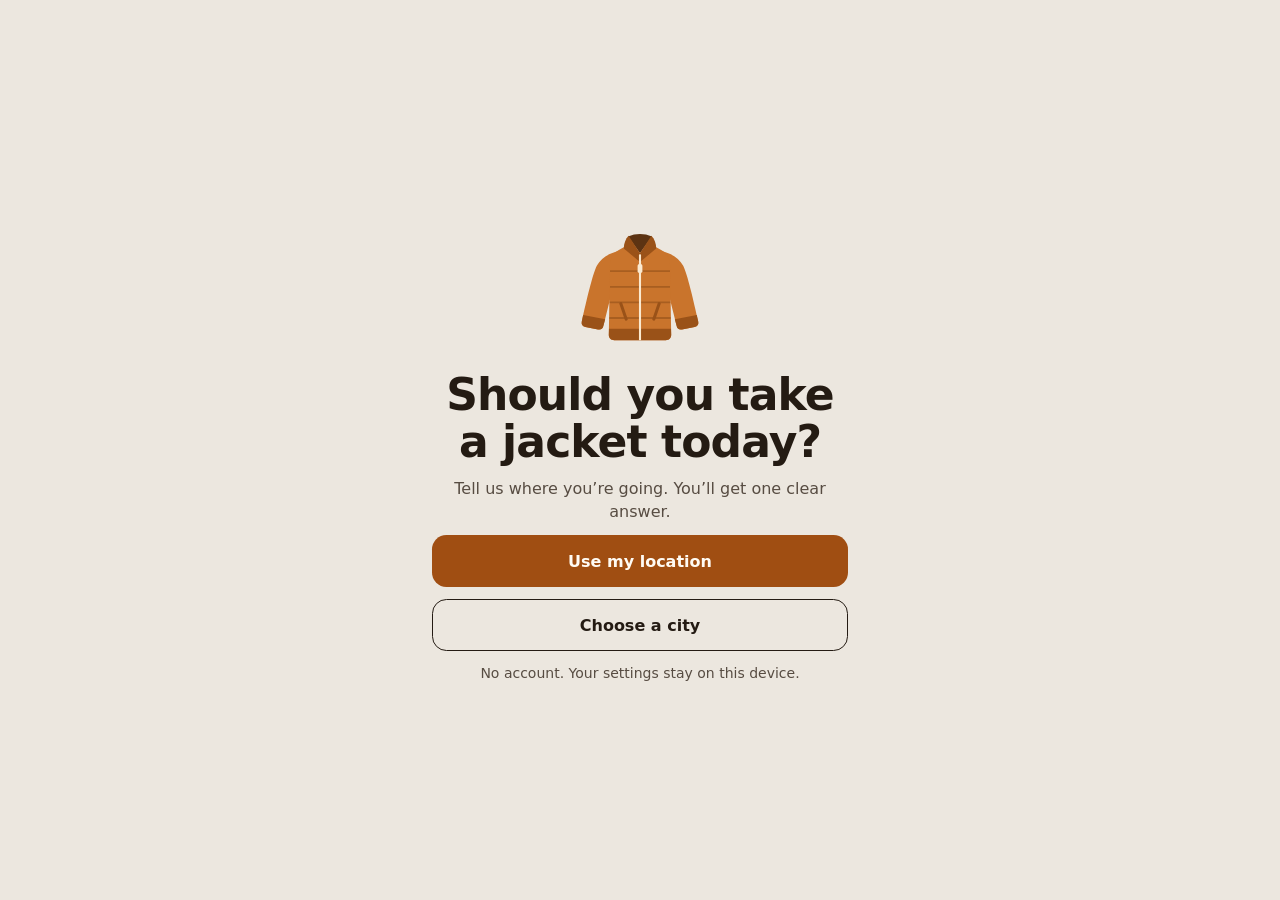
<file: index.html>
<!doctype html>
<html lang="en">
<head>
  <meta charset="utf-8">
  <meta name="viewport" content="width=device-width, initial-scale=1, viewport-fit=cover">
  <title>Jacket?</title>
  <meta name="description" content="Should you bring a jacket? One screen, one answer, for where you're going and when.">
  <meta name="theme-color" content="#ECE7DF">
  <link rel="manifest" href="manifest.webmanifest">
  <link rel="icon" href="icons/icon.svg" type="image/svg+xml">
  <link rel="apple-touch-icon" href="icons/icon-180.png">
  <meta name="apple-mobile-web-app-capable" content="yes">
  <meta name="apple-mobile-web-app-status-bar-style" content="default">
  <meta name="apple-mobile-web-app-title" content="Jacket?">
  <link rel="stylesheet" href="css/app.css">
</head>
<body data-verdict="neutral">

  <svg width="0" height="0" class="defs" aria-hidden="true">
    <defs>
      <symbol id="i-gear" viewBox="0 0 24 24"><path d="M12 8.5a3.5 3.5 0 1 0 0 7 3.5 3.5 0 0 0 0-7Z"/><path d="M19.4 13.5a7.6 7.6 0 0 0 0-3l2-1.6-2-3.4-2.4 1a7.6 7.6 0 0 0-2.6-1.5L14 3h-4l-.4 2.5A7.6 7.6 0 0 0 7 7L4.6 6l-2 3.4 2 1.6a7.6 7.6 0 0 0 0 3l-2 1.6 2 3.4L7 18a7.6 7.6 0 0 0 2.6 1.5L10 22h4l.4-2.5A7.6 7.6 0 0 0 17 18l2.4 1 2-3.4-2-1.6Z"/></symbol>
      <symbol id="i-chevron" viewBox="0 0 24 24"><path d="m6 9 6 6 6-6"/></symbol>
      <symbol id="i-pin" viewBox="0 0 24 24"><path d="M12 21s7-6.2 7-11.5A7 7 0 0 0 5 9.500C5 14.800 12 21 12 21Z"/><circle cx="12" cy="9.500" r="2.500"/></symbol>
      <symbol id="i-sleeve" viewBox="0 0 240 240">
        <path class="jk-main" d="M86 58C68 62 55 70 48 83 41 97 31 140 23 176c-1 5 1 8 6 9l21 4c5 1 8-1 9-6l15-60Z"/>
        <path class="jk-dark" d="M25.300 165 62 172l-3 11c-1 5-4 7-9 6l-21-4c-5-1-7-4-6-9Z"/>
      </symbol>
    </defs>
  </svg>

  <main id="app" hidden>
    <header class="top">
      <button id="placeBtn" class="place" type="button" aria-label="Change location">
        <span id="placeName" class="place-name">&nbsp;</span>
        <svg class="icon" aria-hidden="true"><use href="#i-chevron"/></svg>
      </button>
      <button id="settingsBtn" class="icon-btn" type="button" aria-label="Settings">
        <svg class="icon" aria-hidden="true"><use href="#i-gear"/></svg>
      </button>
    </header>
    <p id="windowLabel" class="window">&nbsp;</p>

    <section class="hero" aria-live="polite" aria-atomic="true">
      <svg id="jacket" class="jacket" viewBox="0 0 240 240" role="img" aria-label="Jacket">
        <g class="jk">
          <path class="jk-inner" d="M100 34Q120 26 140 34L120 62Z"/>
          <use href="#i-sleeve"/>
          <use href="#i-sleeve" transform="matrix(-1 0 0 1 240 0)"/>
          <path class="jk-main" d="M84 57 104 46l16 16 16-16 20 11c9 5 14 13 14 24l2 117c0 6-4 9-9 9H77c-5 0-9-3-9-9l2-117c0-11 5-19 14-24Z"/>
          <path class="jk-quilt" d="M70 92h100M70 118h100M69.500 144h101M69 170h102"/>
          <path class="jk-dark" d="M68.300 188h103.400l.3 10c0 6-4 9-9 9H77c-5 0-9-3-9-9Z"/>
          <path class="jk-dark" d="M101 33c-5 5-8 13-8 21l26 22 1-14Z"/>
          <path class="jk-dark" d="M139 33c5 5 8 13 8 21l-26 22-1-14Z"/>
          <path class="jk-zip" d="M120 64v143"/>
          <rect class="jk-pull" x="116" y="80" width="8" height="15" rx="3"/>
          <path class="jk-pocket" d="M88 146l9 26M152 146l-9 26"/>
        </g>
        <g id="ban" class="ban">
          <circle class="ban-ring" cx="120" cy="120" r="105" pathLength="100"/>
          <line class="ban-slash" x1="45.800" y1="45.800" x2="194.200" y2="194.200" pathLength="100"/>
        </g>
      </svg>
      <h1 id="verdict" class="verdict">&nbsp;</h1>
      <p id="reason" class="reason">&nbsp;</p>
      <p id="note" class="note"></p>
    </section>

    <div id="notices" class="notices"></div>

    <nav class="actions" aria-label="Result options">
      <button id="timeBtn" type="button">Change time</button>
      <button id="whyBtn" type="button">Why this result</button>
    </nav>
    <button id="feedbackBtn" class="feedback-pill" type="button" hidden>How was your last outing?</button>
    <p id="updated" class="updated">&nbsp;</p>
  </main>

  <section id="welcome" class="welcome" hidden>
    <div id="welcomeLocation" class="welcome-step">
      <svg class="jacket jacket-small" viewBox="0 0 240 240" aria-hidden="true"><use href="#jacket-art"/></svg>
      <h1>Should you take a jacket today?</h1>
      <p>Tell us where you’re going. You’ll get one clear answer.</p>
      <button id="welcomeLocate" class="primary" type="button">Use my location</button>
      <button id="welcomeCity" class="secondary" type="button">Choose a city</button>
      <p class="fine">No account. Your settings stay on this device.</p>
    </div>
    <div id="welcomeSensitivity" class="welcome-step" hidden>
      <h1>How easily do you get cold?</h1>
      <p>This sets your starting point. You can change it any time.</p>
      <button class="secondary" type="button" data-sensitivity="easily">I get cold easily</button>
      <button class="secondary" type="button" data-sensitivity="average">About average</button>
      <button class="secondary" type="button" data-sensitivity="warm">I’m usually warm</button>
      <div class="welcome-links">
        <button id="welcomeSkip" class="link" type="button">Skip</button>
      </div>
    </div>
    <div id="welcomeProfile" class="welcome-step compact" hidden>
      <h1>A bit about you</h1>
      <p>All optional. Answer what you like to fine-tune your result. It stays on this device.</p>
      <div id="welcomeProfileFields" class="welcome-fields"></div>
      <p class="fine">You can change these any time in Settings → About you.</p>
      <button id="welcomeDone" class="primary" type="button">Continue</button>
      <button id="welcomeProfileSkip" class="secondary" type="button">Skip for now</button>
    </div>
  </section>

  <dialog id="placeSheet" class="sheet" aria-labelledby="placeTitle">
    <header class="sheet-head"><h2 id="placeTitle">Where are you going?</h2><button class="link" type="button" data-close>Close</button></header>
    <p id="placeMessage" class="sheet-message" hidden></p>
    <button id="useLocation" class="row-btn" type="button">
      <svg class="icon" aria-hidden="true"><use href="#i-pin"/></svg> Use my location
    </button>
    <label class="field">
      <span>City or destination</span>
      <input id="placeSearch" type="search" autocomplete="off" enterkeyhint="search" placeholder="Search, for example Jerusalem">
    </label>
    <div id="placeResults" class="place-list" aria-live="polite"></div>
  </dialog>

  <dialog id="timeSheet" class="sheet" aria-labelledby="timeTitle">
    <header class="sheet-head"><h2 id="timeTitle">When will you be out?</h2><button class="link" type="button" data-close>Done</button></header>
    <div id="timeOptions"></div>
    <h3>How much of that is outdoors?</h3>
    <div id="exposureOptions"></div>
  </dialog>

  <dialog id="whySheet" class="sheet" aria-labelledby="whyTitle">
    <header class="sheet-head"><h2 id="whyTitle">Why this result</h2><button class="link" type="button" data-close>Close</button></header>
    <div id="whyBody"></div>
  </dialog>

  <dialog id="settingsSheet" class="sheet" aria-labelledby="settingsTitle">
    <header class="sheet-head"><h2 id="settingsTitle">Settings</h2><button class="link" type="button" data-close>Done</button></header>
    <div id="settingsBody"></div>
  </dialog>

  <dialog id="feedbackSheet" class="sheet" aria-labelledby="feedbackTitle">
    <header class="sheet-head"><h2 id="feedbackTitle">How was your outing?</h2><button class="link" type="button" data-close>Not now</button></header>
    <div id="feedbackBody"></div>
  </dialog>

  <script type="module" src="js/app.js"></script>
</body>
</html>
</file>
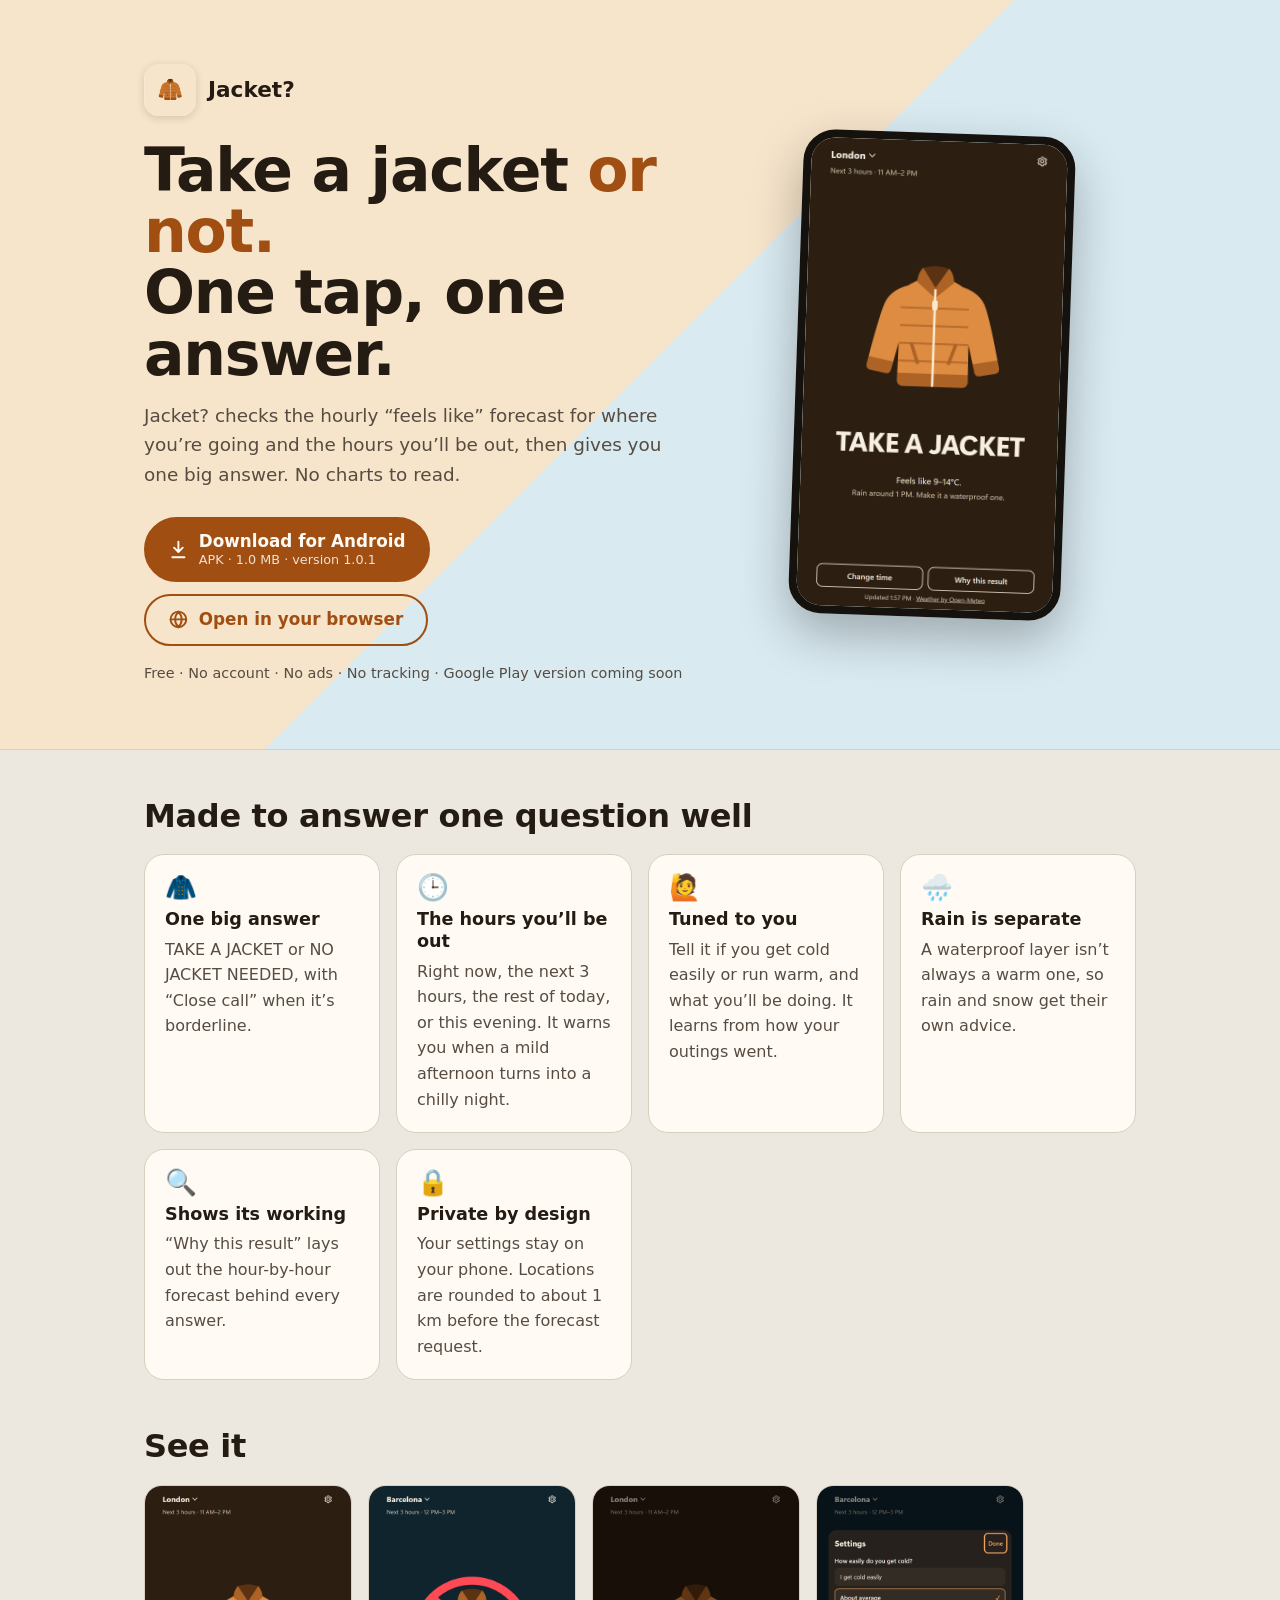
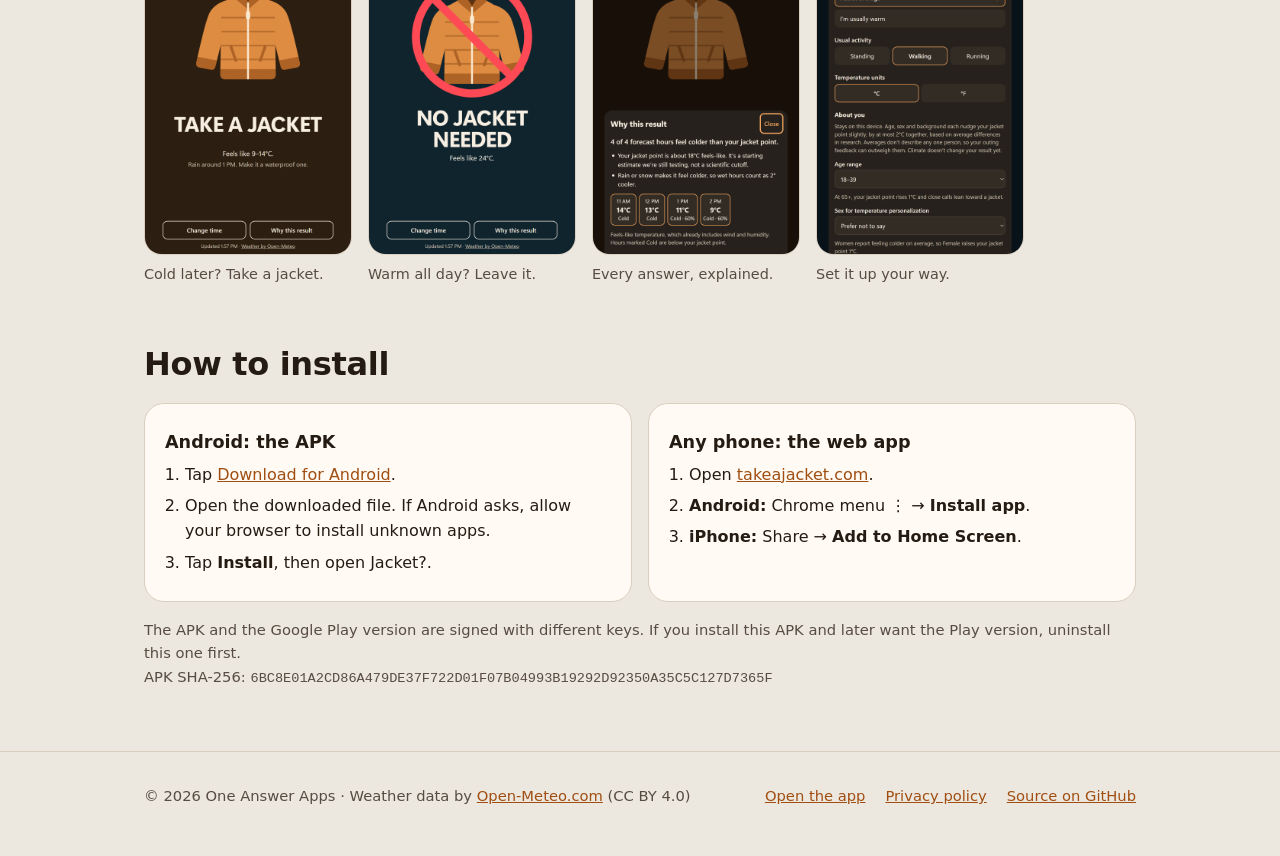
<file: download/index.html>
<!doctype html>
<html lang="en">
<head>
  <meta charset="utf-8">
  <meta name="viewport" content="width=device-width, initial-scale=1">
  <title>Get Jacket? – Take a jacket or not</title>
  <meta name="description" content="Download Jacket? for Android, or use it in your browser. One clear answer: take a jacket or not, for where and when you're going.">
  <meta property="og:title" content="Jacket? – Take a jacket or not">
  <meta property="og:description" content="One clear answer: take a jacket or not, for where and when you're going.">
  <meta property="og:image" content="https://takeajacket.com/store/feature-graphic.png">
  <meta name="theme-color" content="#ECE7DF" media="(prefers-color-scheme: light)">
  <meta name="theme-color" content="#1F1D1A" media="(prefers-color-scheme: dark)">
  <link rel="icon" href="../icons/icon.svg" type="image/svg+xml">
  <style>
    :root {
      color-scheme: light dark;
      --bg: #ECE7DF; --take: #F6E5CB; --none: #D9EAF1;
      --surface: #FFFBF4; --surface-2: #F3ECE1; --ink: #241B13; --muted: #574C42;
      --line: #D9CFC0; --accent: #A04E12; --on-accent: #FFFBF4;
      --font: "Segoe UI Variable Text", "Segoe UI", -apple-system, BlinkMacSystemFont, Roboto, "Noto Sans", system-ui, sans-serif;
      --display: "Segoe UI Variable Display", "Segoe UI", -apple-system, BlinkMacSystemFont, Roboto, "Noto Sans", system-ui, sans-serif;
    }
    @media (prefers-color-scheme: dark) {
      :root {
        --bg: #1F1D1A; --take: #2C1E10; --none: #10242E;
        --surface: #26211C; --surface-2: #332C25; --ink: #F8EFE3; --muted: #CFC3B5;
        --line: #4A4137; --accent: #F0A35E; --on-accent: #2A1A0B;
      }
    }
    *, *::before, *::after { box-sizing: border-box; }
    html { -webkit-text-size-adjust: 100%; }
    body { margin: 0; background: var(--bg); color: var(--ink); font: 400 1rem/1.6 var(--font); }
    a { color: var(--accent); }
    .wrap { max-width: 64rem; margin: 0 auto; padding: 0 1rem; }

    /* Hero */
    .hero {
      background: linear-gradient(135deg, var(--take) 0 50%, var(--none) 50% 100%);
      border-bottom: 1px solid var(--line);
    }
    .hero .wrap {
      display: grid; gap: 2rem; align-items: center;
      grid-template-columns: 1fr; padding-top: 2.5rem; padding-bottom: 2.5rem;
    }
    @media (min-width: 52rem) { .hero .wrap { grid-template-columns: 1.15fr .85fr; padding-top: 4rem; padding-bottom: 4rem; } }
    .brand { display: flex; align-items: center; gap: .75rem; margin-bottom: 1.5rem; }
    .brand img { width: 3.25rem; height: 3.25rem; border-radius: .9rem; box-shadow: 0 2px 8px rgb(0 0 0 / .15); }
    .brand span { font: 700 1.35rem/1 var(--display); }
    h1 { font: 800 clamp(2.25rem, 7vw, 3.75rem)/1.02 var(--display); letter-spacing: -.02em; margin: 0 0 1rem; }
    h1 em { font-style: normal; color: var(--accent); }
    .lede { font-size: 1.15rem; color: var(--muted); max-width: 34rem; margin: 0 0 1.75rem; }
    .actions { display: flex; flex-wrap: wrap; gap: .75rem; align-items: center; }
    .btn {
      display: inline-flex; align-items: center; gap: .6rem; min-height: 3.25rem;
      padding: .8rem 1.4rem; border-radius: 999px; font: 650 1.05rem/1.1 var(--font);
      text-decoration: none; border: 2px solid var(--accent);
    }
    .btn.primary { background: var(--accent); color: var(--on-accent); }
    .btn.secondary { color: var(--accent); background: transparent; }
    .btn svg { width: 1.3rem; height: 1.3rem; flex: none; }
    .btn small { display: block; font-weight: 500; font-size: .8rem; opacity: .85; margin-top: .15rem; }
    .meta { margin: 1rem 0 0; font-size: .9rem; color: var(--muted); }
    .phone {
      justify-self: center; width: min(17rem, 72vw); aspect-ratio: 9 / 16;
      border-radius: 2rem; overflow: hidden; border: .55rem solid #15110D;
      box-shadow: 0 20px 50px rgb(0 0 0 / .28);
      transform: rotate(2deg);
    }
    .phone img { width: 100%; height: 100%; object-fit: cover; display: block; }

    section { padding: 3rem 0; }
    h2 { font: 750 clamp(1.5rem, 4.5vw, 2rem)/1.15 var(--display); margin: 0 0 1.25rem; letter-spacing: -.01em; }
    .features { display: grid; gap: 1rem; grid-template-columns: repeat(auto-fit, minmax(min(14rem, 100%), 1fr)); }
    .card { background: var(--surface); border: 1px solid var(--line); border-radius: 1.25rem; padding: 1.25rem; }
    .card h3 { margin: .5rem 0 .35rem; font: 700 1.1rem/1.25 var(--display); }
    .card p { margin: 0; color: var(--muted); }
    .icon { font-size: 1.6rem; line-height: 1; }

    .shots { display: flex; gap: 1rem; overflow-x: auto; scroll-snap-type: x mandatory; padding-bottom: .75rem; }
    .shots figure { margin: 0; flex: 0 0 min(13rem, 62vw); scroll-snap-align: start; }
    .shots img { width: 100%; border-radius: 1.1rem; border: 1px solid var(--line); display: block; aspect-ratio: 9 / 16; object-fit: cover; }
    .shots figcaption { font-size: .9rem; color: var(--muted); margin-top: .5rem; }

    .steps { display: grid; gap: 1rem; grid-template-columns: repeat(auto-fit, minmax(min(18rem, 100%), 1fr)); }
    .steps ol { margin: .5rem 0 0; padding-left: 1.25rem; }
    .steps li { margin: .35rem 0; }
    .note { margin-top: 1rem; font-size: .92rem; color: var(--muted); }
    code { font: .85rem/1.4 ui-monospace, "Cascadia Code", Consolas, monospace; overflow-wrap: anywhere; }

    footer { border-top: 1px solid var(--line); padding: 2rem 0 3rem; color: var(--muted); font-size: .92rem; }
    footer .wrap { display: flex; flex-wrap: wrap; gap: .5rem 1.5rem; justify-content: space-between; }
    footer nav { display: flex; flex-wrap: wrap; gap: .5rem 1.25rem; }
  </style>
</head>
<body>
<header class="hero">
  <div class="wrap">
    <div>
      <div class="brand"><img src="../icons/icon-192.png" alt=""><span>Jacket?</span></div>
      <h1>Take a jacket <em>or not.</em><br>One tap, one answer.</h1>
      <p class="lede">Jacket? checks the hourly “feels like” forecast for where you’re going and the hours you’ll be out, then gives you one big answer. No charts to read.</p>
      <div class="actions">
        <a class="btn primary" href="jacket.apk" download="Jacket.apk">
          <svg viewBox="0 0 24 24" fill="none" stroke="currentColor" stroke-width="2.2" stroke-linecap="round" stroke-linejoin="round" aria-hidden="true"><path d="M12 3v12m0 0-5-5m5 5 5-5M5 21h14"/></svg>
          <span>Download for Android<small>APK · 1.0 MB · version 1.0.1</small></span>
        </a>
        <a class="btn secondary" href="../">
          <svg viewBox="0 0 24 24" fill="none" stroke="currentColor" stroke-width="2.2" stroke-linecap="round" stroke-linejoin="round" aria-hidden="true"><circle cx="12" cy="12" r="9"/><path d="M3 12h18M12 3c2.5 2.7 3.8 5.7 3.8 9s-1.3 6.3-3.8 9c-2.5-2.7-3.8-5.7-3.8-9S9.5 5.7 12 3Z"/></svg>
          <span>Open in your browser</span>
        </a>
      </div>
      <p class="meta">Free · No account · No ads · No tracking · Google Play version coming soon</p>
    </div>
    <div class="phone"><img src="../store/screenshot-1-take.png" alt="Jacket? showing TAKE A JACKET for London, this evening"></div>
  </div>
</header>

<main>
  <section>
    <div class="wrap">
      <h2>Made to answer one question well</h2>
      <div class="features">
        <div class="card"><div class="icon" aria-hidden="true">🧥</div><h3>One big answer</h3><p>TAKE A JACKET or NO JACKET NEEDED, with “Close call” when it’s borderline.</p></div>
        <div class="card"><div class="icon" aria-hidden="true">🕒</div><h3>The hours you’ll be out</h3><p>Right now, the next 3 hours, the rest of today, or this evening. It warns you when a mild afternoon turns into a chilly night.</p></div>
        <div class="card"><div class="icon" aria-hidden="true">🙋</div><h3>Tuned to you</h3><p>Tell it if you get cold easily or run warm, and what you’ll be doing. It learns from how your outings went.</p></div>
        <div class="card"><div class="icon" aria-hidden="true">🌧️</div><h3>Rain is separate</h3><p>A waterproof layer isn’t always a warm one, so rain and snow get their own advice.</p></div>
        <div class="card"><div class="icon" aria-hidden="true">🔍</div><h3>Shows its working</h3><p>“Why this result” lays out the hour-by-hour forecast behind every answer.</p></div>
        <div class="card"><div class="icon" aria-hidden="true">🔒</div><h3>Private by design</h3><p>Your settings stay on your phone. Locations are rounded to about 1 km before the forecast request.</p></div>
      </div>
    </div>
  </section>

  <section style="padding-top:0">
    <div class="wrap">
      <h2>See it</h2>
      <div class="shots">
        <figure><img loading="lazy" src="../store/screenshot-1-take.png" alt="Take a jacket screen"><figcaption>Cold later? Take a jacket.</figcaption></figure>
        <figure><img loading="lazy" src="../store/screenshot-2-none.png" alt="No jacket needed screen"><figcaption>Warm all day? Leave it.</figcaption></figure>
        <figure><img loading="lazy" src="../store/screenshot-3-why.png" alt="Why this result, hour by hour"><figcaption>Every answer, explained.</figcaption></figure>
        <figure><img loading="lazy" src="../store/screenshot-4-settings.png" alt="Settings"><figcaption>Set it up your way.</figcaption></figure>
      </div>
    </div>
  </section>

  <section style="padding-top:0">
    <div class="wrap">
      <h2>How to install</h2>
      <div class="steps">
        <div class="card">
          <h3>Android: the APK</h3>
          <ol>
            <li>Tap <a href="jacket.apk" download="Jacket.apk">Download for Android</a>.</li>
            <li>Open the downloaded file. If Android asks, allow your browser to install unknown apps.</li>
            <li>Tap <strong>Install</strong>, then open Jacket?.</li>
          </ol>
        </div>
        <div class="card">
          <h3>Any phone: the web app</h3>
          <ol>
            <li>Open <a href="../">takeajacket.com</a>.</li>
            <li><strong>Android:</strong> Chrome menu ⋮ → <strong>Install app</strong>.</li>
            <li><strong>iPhone:</strong> Share → <strong>Add to Home Screen</strong>.</li>
          </ol>
        </div>
      </div>
      <p class="note">The APK and the Google Play version are signed with different keys. If you install this APK and later want the Play version, uninstall this one first.<br>
        APK SHA-256: <code>6BC8E01A2CD86A479DE37F722D01F07B04993B19292D92350A35C5C127D7365F</code></p>
    </div>
  </section>
</main>

<footer>
  <div class="wrap">
    <span>© 2026 One Answer Apps · Weather data by <a href="https://open-meteo.com/">Open-Meteo.com</a> (CC BY 4.0)</span>
    <nav><a href="../">Open the app</a><a href="../privacy.html">Privacy policy</a><a href="https://github.com/saharbanana/jacket">Source on GitHub</a></nav>
  </div>
</footer>
</body>
</html>
</file>
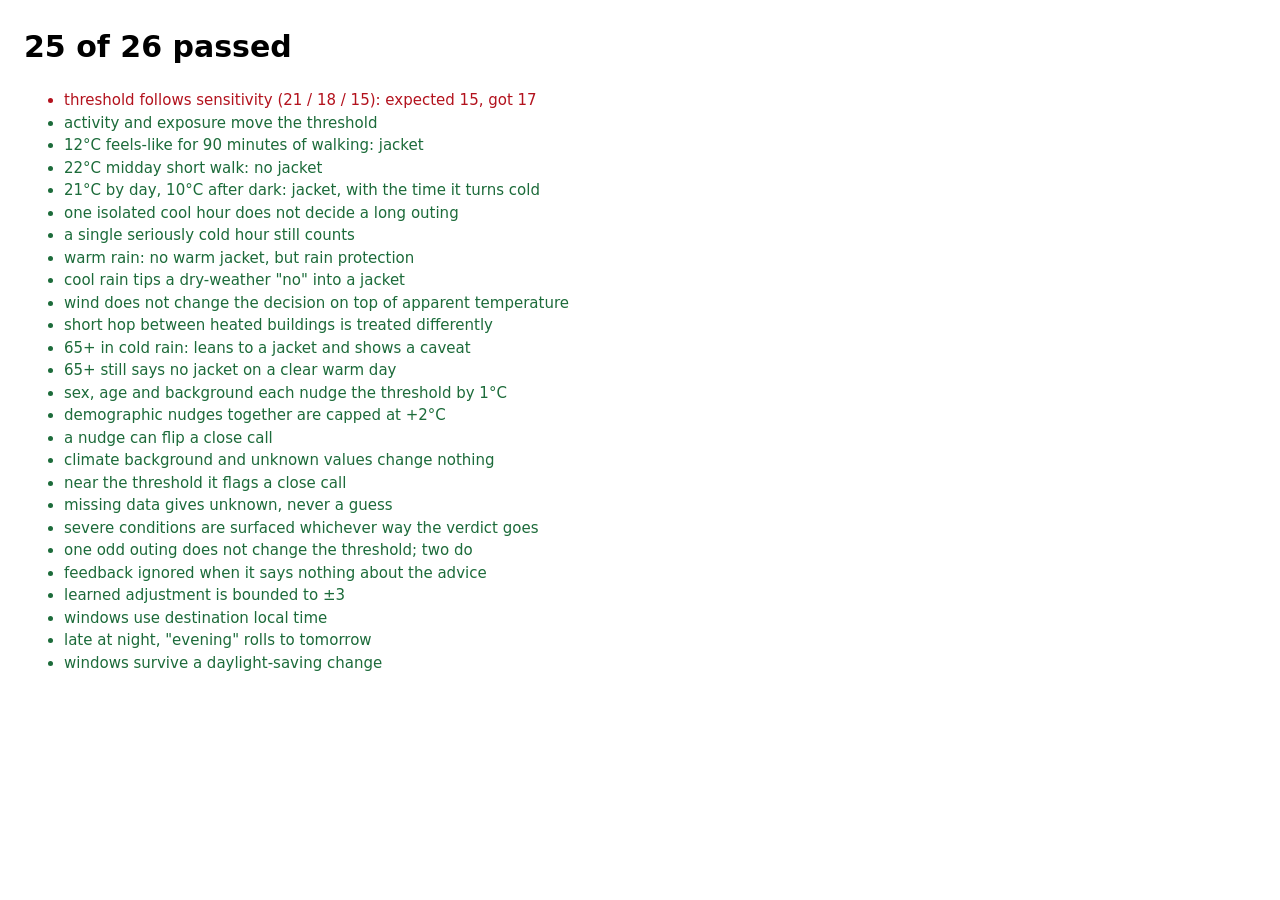
<file: tests/index.html>
<!doctype html>
<html lang="en">
<meta charset="utf-8">
<title>Engine tests</title>
<style>
  body { font: 15px/1.5 system-ui, sans-serif; margin: 24px; }
  .fail { color: #b3121d; white-space: pre-wrap; }
  .pass { color: #1c6b3a; }
</style>
<h1 id="summary">Running…</h1>
<ul id="results"></ul>
<script type="module">
  import { tests } from './engine.test.js';
  const same = (a, b) => JSON.stringify(a) === JSON.stringify(b);
  const eq = (actual, expected) => {
    if (!same(actual, expected)) throw new Error(`expected ${JSON.stringify(expected)}, got ${JSON.stringify(actual)}`);
  };
  let failed = 0;
  for (const [name, fn] of Object.entries(tests)) {
    const li = document.createElement('li');
    try {
      fn(eq);
      li.className = 'pass';
      li.textContent = name;
    } catch (e) {
      failed++;
      li.className = 'fail';
      li.textContent = `${name}: ${e.message}`;
    }
    results.append(li);
  }
  const total = Object.keys(tests).length;
  summary.textContent = `${total - failed} of ${total} passed`;
</script>
</html>
</file>
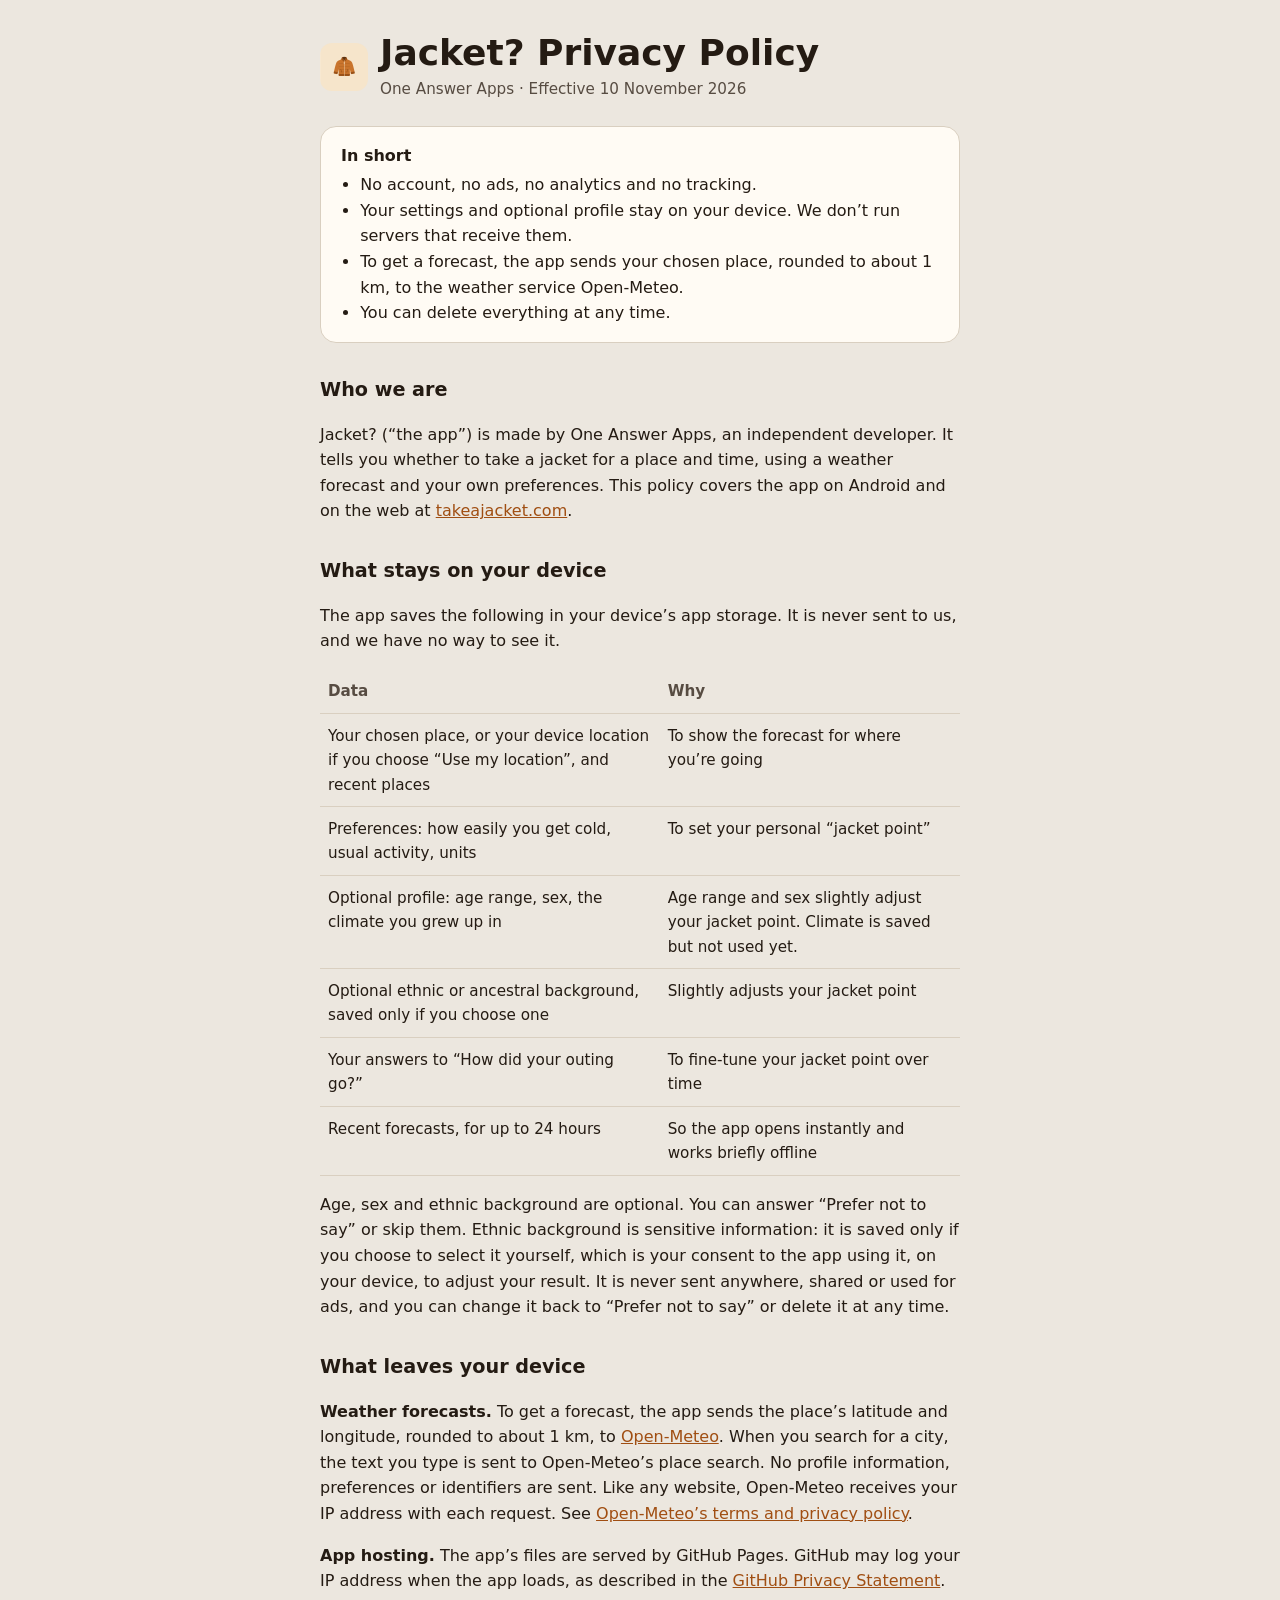
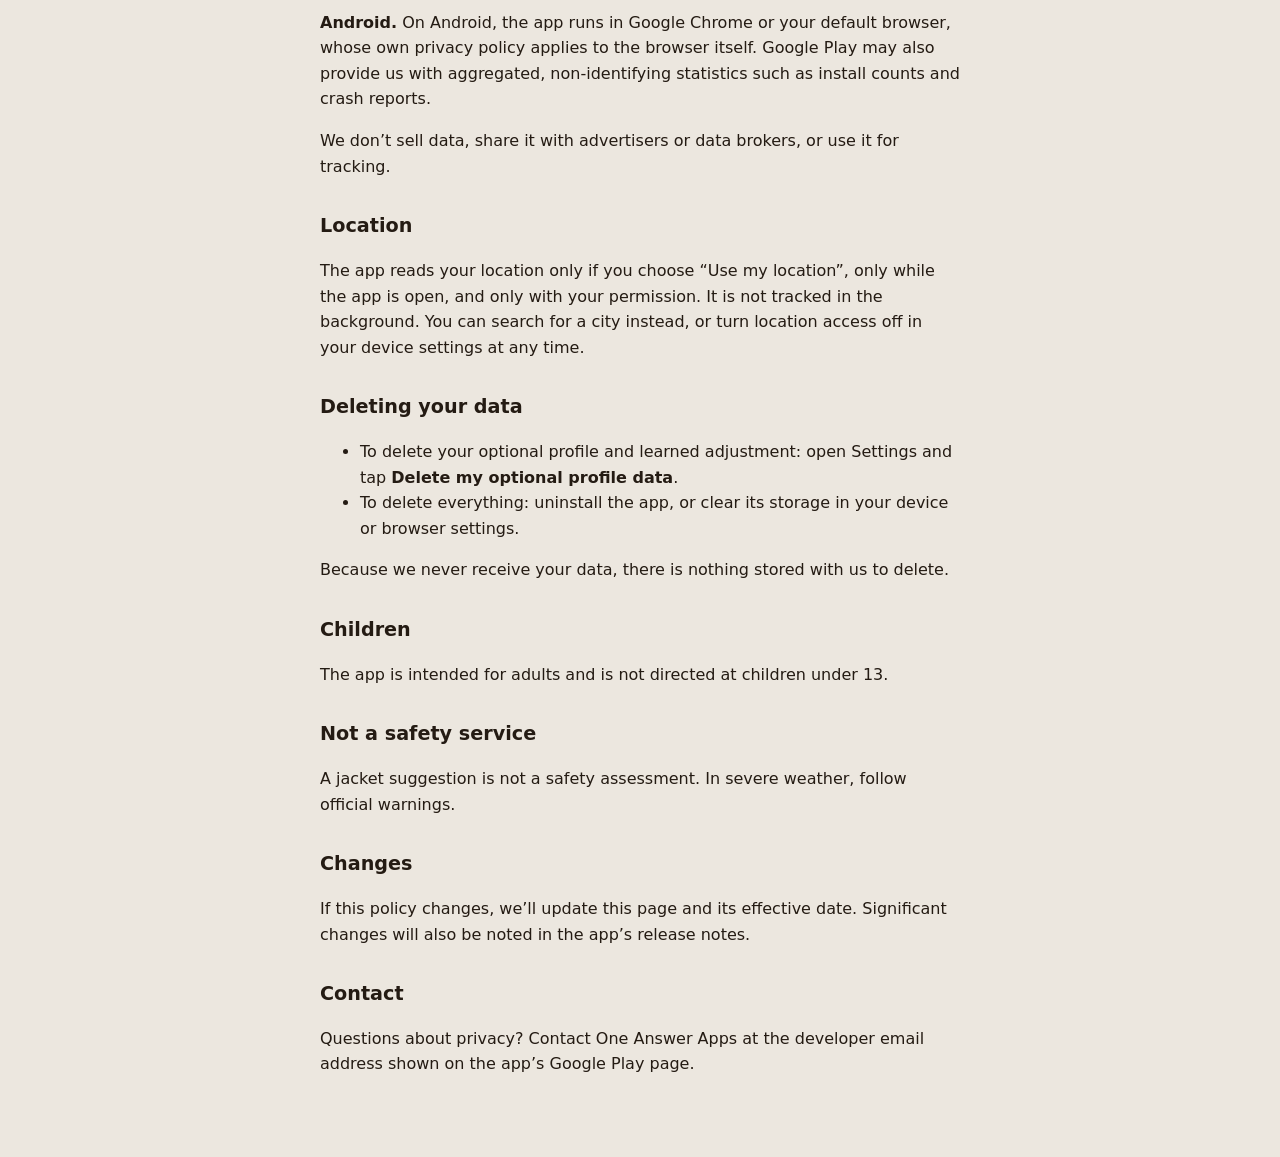
<file: privacy.html>
<!doctype html>
<html lang="en">
<head>
  <meta charset="utf-8">
  <meta name="viewport" content="width=device-width, initial-scale=1">
  <title>Jacket? Privacy Policy</title>
  <meta name="description" content="How the Jacket? app handles your data: no account, no ads, no tracking, and your settings stay on your device.">
  <link rel="icon" href="icons/icon.svg" type="image/svg+xml">
  <style>
    :root {
      color-scheme: light dark;
      --bg: #ECE7DF; --surface: #FFFBF4; --ink: #241B13; --muted: #574C42; --line: #D9CFC0; --accent: #A04E12;
      --font: "Segoe UI Variable Text", "Segoe UI", -apple-system, BlinkMacSystemFont, Roboto, "Noto Sans", system-ui, sans-serif;
    }
    @media (prefers-color-scheme: dark) {
      :root { --bg: #1F1D1A; --surface: #26211C; --ink: #F8EFE3; --muted: #CFC3B5; --line: #4A4137; --accent: #F0A35E; }
    }
    *, *::before, *::after { box-sizing: border-box; }
    body { margin: 0; background: var(--bg); color: var(--ink); font: 400 1rem/1.6 var(--font); }
    main { max-width: 42rem; margin: 0 auto; padding: 2rem 1rem 4rem; }
    header { display: flex; align-items: center; gap: .75rem; margin-bottom: 1.5rem; }
    header img { width: 3rem; height: 3rem; border-radius: .75rem; }
    h1 { font-size: clamp(1.75rem, 6vw, 2.25rem); line-height: 1.15; margin: 0; }
    h2 { font-size: 1.2rem; margin: 2rem 0 .5rem; }
    p, li { color: var(--ink); }
    .meta { color: var(--muted); margin: .25rem 0 0; font-size: .95rem; }
    .summary { background: var(--surface); border: 1px solid var(--line); border-radius: 1rem; padding: 1rem 1.25rem; }
    .summary ul { margin: .25rem 0 0; padding-left: 1.2rem; }
    table { width: 100%; border-collapse: collapse; font-size: .95rem; }
    th, td { text-align: left; vertical-align: top; padding: .6rem .5rem; border-bottom: 1px solid var(--line); }
    th { color: var(--muted); font-weight: 600; }
    .table-wrap { overflow-x: auto; }
    a { color: var(--accent); }
  </style>
</head>
<body>
<main>
  <header>
    <img src="icons/icon-192.png" alt="">
    <div>
      <h1>Jacket? Privacy Policy</h1>
      <p class="meta">One Answer Apps · Effective 10 November 2026</p>
    </div>
  </header>

  <div class="summary">
    <strong>In short</strong>
    <ul>
      <li>No account, no ads, no analytics and no tracking.</li>
      <li>Your settings and optional profile stay on your device. We don’t run servers that receive them.</li>
      <li>To get a forecast, the app sends your chosen place, rounded to about 1 km, to the weather service Open-Meteo.</li>
      <li>You can delete everything at any time.</li>
    </ul>
  </div>

  <h2>Who we are</h2>
  <p>Jacket? (“the app”) is made by One Answer Apps, an independent developer. It tells you whether to take a jacket for a place and time, using a weather forecast and your own preferences. This policy covers the app on Android and on the web at <a href="https://takeajacket.com/">takeajacket.com</a>.</p>

  <h2>What stays on your device</h2>
  <p>The app saves the following in your device’s app storage. It is never sent to us, and we have no way to see it.</p>
  <div class="table-wrap">
    <table>
      <tr><th>Data</th><th>Why</th></tr>
      <tr><td>Your chosen place, or your device location if you choose “Use my location”, and recent places</td><td>To show the forecast for where you’re going</td></tr>
      <tr><td>Preferences: how easily you get cold, usual activity, units</td><td>To set your personal “jacket point”</td></tr>
      <tr><td>Optional profile: age range, sex, the climate you grew up in</td><td>Age range and sex slightly adjust your jacket point. Climate is saved but not used yet.</td></tr>
      <tr><td>Optional ethnic or ancestral background, saved only if you choose one</td><td>Slightly adjusts your jacket point</td></tr>
      <tr><td>Your answers to “How did your outing go?”</td><td>To fine-tune your jacket point over time</td></tr>
      <tr><td>Recent forecasts, for up to 24 hours</td><td>So the app opens instantly and works briefly offline</td></tr>
    </table>
  </div>
  <p>Age, sex and ethnic background are optional. You can answer “Prefer not to say” or skip them. Ethnic background is sensitive information: it is saved only if you choose to select it yourself, which is your consent to the app using it, on your device, to adjust your result. It is never sent anywhere, shared or used for ads, and you can change it back to “Prefer not to say” or delete it at any time.</p>

  <h2>What leaves your device</h2>
  <p><strong>Weather forecasts.</strong> To get a forecast, the app sends the place’s latitude and longitude, rounded to about 1 km, to <a href="https://open-meteo.com/">Open-Meteo</a>. When you search for a city, the text you type is sent to Open-Meteo’s place search. No profile information, preferences or identifiers are sent. Like any website, Open-Meteo receives your IP address with each request. See <a href="https://open-meteo.com/en/terms">Open-Meteo’s terms and privacy policy</a>.</p>
  <p><strong>App hosting.</strong> The app’s files are served by GitHub Pages. GitHub may log your IP address when the app loads, as described in the <a href="https://docs.github.com/en/site-policy/privacy-policies/github-general-privacy-statement">GitHub Privacy Statement</a>.</p>
  <p><strong>Android.</strong> On Android, the app runs in Google Chrome or your default browser, whose own privacy policy applies to the browser itself. Google Play may also provide us with aggregated, non-identifying statistics such as install counts and crash reports.</p>
  <p>We don’t sell data, share it with advertisers or data brokers, or use it for tracking.</p>

  <h2>Location</h2>
  <p>The app reads your location only if you choose “Use my location”, only while the app is open, and only with your permission. It is not tracked in the background. You can search for a city instead, or turn location access off in your device settings at any time.</p>

  <h2>Deleting your data</h2>
  <ul>
    <li>To delete your optional profile and learned adjustment: open Settings and tap <strong>Delete my optional profile data</strong>.</li>
    <li>To delete everything: uninstall the app, or clear its storage in your device or browser settings.</li>
  </ul>
  <p>Because we never receive your data, there is nothing stored with us to delete.</p>

  <h2>Children</h2>
  <p>The app is intended for adults and is not directed at children under 13.</p>

  <h2>Not a safety service</h2>
  <p>A jacket suggestion is not a safety assessment. In severe weather, follow official warnings.</p>

  <h2>Changes</h2>
  <p>If this policy changes, we’ll update this page and its effective date. Significant changes will also be noted in the app’s release notes.</p>

  <h2>Contact</h2>
  <p>Questions about privacy? Contact One Answer Apps at the developer email address shown on the app’s Google Play page.</p>
</main>
</body>
</html>
</file>
<file: css/app.css>
:root {
  color-scheme: light dark;
  --bg-take: #F6E5CB;
  --bg-none: #D9EAF1;
  --bg-neutral: #ECE7DF;
  --ink: #241B13;
  --muted: #574C42;
  --surface: #FFFBF4;
  --surface-2: #F3ECE1;
  --line: #D9CFC0;
  --accent: #A04E12;
  --on-accent: #FFFBF4;
  --warn-bg: #FFE9B8;
  --warn-ink: #5A3A00;
  --jk-main: #C9742C;
  --jk-dark: #9A5218;
  --jk-inner: #5C3312;
  --jk-line: #A85E20;
  --jk-zip: #FBE9CF;
  --ban: #D0202C;
  --font: "Segoe UI Variable Text", "Segoe UI", -apple-system, BlinkMacSystemFont, Roboto, "Noto Sans", system-ui, sans-serif;
  --display: "Segoe UI Variable Display", "Segoe UI", -apple-system, BlinkMacSystemFont, Roboto, "Noto Sans", system-ui, sans-serif;
}

@media (prefers-color-scheme: dark) {
  :root {
    --bg-take: #2C1E10;
    --bg-none: #10242E;
    --bg-neutral: #1F1D1A;
    --ink: #F8EFE3;
    --muted: #CFC3B5;
    --surface: #26211C;
    --surface-2: #332C25;
    --line: #4A4137;
    --accent: #F0A35E;
    --on-accent: #2A1A0B;
    --warn-bg: #4A3510;
    --warn-ink: #FFE2A6;
    --jk-main: #DE8C42;
    --jk-dark: #AD6226;
    --jk-inner: #5C3312;
    --jk-line: #B86E2E;
    --jk-zip: #FBE9CF;
    --ban: #FF4A56;
  }
}

*, *::before, *::after { box-sizing: border-box; }
[hidden] { display: none !important; }
.defs { position: absolute; }

html { height: 100%; -webkit-text-size-adjust: 100%; }
body {
  margin: 0;
  min-height: 100dvh;
  background: var(--bg);
  color: var(--ink);
  font: 400 1rem/1.45 var(--font);
  transition: background-color .35s ease;
  -webkit-tap-highlight-color: transparent;
}
body[data-verdict="take"] { --bg: var(--bg-take); }
body[data-verdict="none"] { --bg: var(--bg-none); }
body[data-verdict="neutral"] { --bg: var(--bg-neutral); }

button, input, select { font: inherit; color: inherit; }
button { cursor: pointer; }
:focus-visible { outline: 3px solid var(--accent); outline-offset: 2px; border-radius: 6px; }
h1, h2, h3, p { margin: 0; }

/* Main screen ------------------------------------------------------------ */
#app {
  width: min(100%, 30rem);
  min-height: 100dvh;
  margin: 0 auto;
  padding: max(.75rem, env(safe-area-inset-top)) 1rem max(.75rem, env(safe-area-inset-bottom));
  display: flex;
  flex-direction: column;
}
.top { display: flex; align-items: center; justify-content: space-between; gap: .5rem; }
.place {
  display: inline-flex; align-items: center; gap: .15rem;
  min-width: 0; min-height: 2.75rem; margin-left: -.5rem; padding: 0 .5rem;
  background: none; border: 0; border-radius: .6rem;
  font-size: 1.25rem; font-weight: 700;
}
.place-name { overflow: hidden; text-overflow: ellipsis; white-space: nowrap; }
.icon { width: 1.4rem; height: 1.4rem; flex: none; fill: none; stroke: currentColor; stroke-width: 1.8; stroke-linecap: round; stroke-linejoin: round; }
.icon-btn { display: grid; place-items: center; width: 2.75rem; height: 2.75rem; margin-right: -.5rem; background: none; border: 0; border-radius: .6rem; }
.window { color: var(--muted); font-size: .95rem; min-height: 1.4em; }

.hero { flex: 1; display: flex; flex-direction: column; align-items: center; justify-content: center; text-align: center; padding: .5rem 0; min-height: 0; }
.jacket { display: block; width: min(78vw, 46dvh, 21rem); height: auto; }
.jacket-small { width: 9rem; }
.jk-main { fill: var(--jk-main); }
.jk-dark { fill: var(--jk-dark); }
.jk-inner { fill: var(--jk-inner); }
.jk-quilt { fill: none; stroke: var(--jk-line); stroke-width: 3; }
.jk-zip { fill: none; stroke: var(--jk-zip); stroke-width: 3.500; }
.jk-pull { fill: var(--jk-zip); }
.jk-pocket { fill: none; stroke: var(--jk-dark); stroke-width: 5; stroke-linecap: round; }

.ban { display: none; }
.ban-ring, .ban-slash { fill: none; stroke: var(--ban); stroke-width: 15; stroke-dasharray: 100; stroke-dashoffset: 0; }
.ban-slash { stroke-linecap: butt; }
.ban-ring { stroke-dasharray: 101; transform: rotate(-135deg); transform-origin: 120px 120px; }
body[data-verdict="none"] .ban { display: block; }
body[data-verdict="none"] .ban-ring { animation: draw .4s ease-out both; }
body[data-verdict="none"] .ban-slash { animation: draw .22s .3s ease-out both; }
@keyframes draw { from { stroke-dashoffset: 101; } to { stroke-dashoffset: 0; } }

body[data-verdict="neutral"] #jacket .jk { opacity: .28; filter: grayscale(1); }
body[data-loading="true"] #jacket .jk { animation: pulse 1.3s ease-in-out infinite; }
@keyframes pulse { 50% { opacity: .14; } }

.verdict {
  margin-top: .75rem;
  max-width: 100%;
  font: 800 clamp(2.5rem, 13vw, 3.5rem)/1 var(--display);
  letter-spacing: -.02em;
  text-wrap: balance;
  min-height: 2em;
  display: flex; align-items: center; justify-content: center;
}
body[data-verdict="neutral"] .verdict { font-size: clamp(1.75rem, 8vw, 2.25rem); line-height: 1.15; }
.reason { margin-top: .6rem; font-size: 1.125rem; min-height: 1.45em; text-wrap: balance; }
.note { margin-top: .25rem; color: var(--muted); text-wrap: balance; }

.notices { display: grid; gap: .5rem; }
.notices:not(:empty) { margin-bottom: .75rem; }
.notice { display: flex; align-items: center; justify-content: space-between; gap: .75rem; padding: .6rem .8rem; background: var(--warn-bg); color: var(--warn-ink); border-radius: .75rem; font-size: .95rem; }
.notice button { flex: none; min-height: 2.25rem; background: none; border: 1.5px solid currentColor; border-radius: .5rem; padding: 0 .7rem; font-weight: 600; color: inherit; }

.actions { display: grid; grid-template-columns: 1fr 1fr; gap: .6rem; }
.actions button { min-height: 3rem; background: transparent; border: 1.5px solid var(--ink); border-radius: .8rem; font-weight: 600; padding: .25rem .5rem; }
.feedback-pill { margin-top: .5rem; min-height: 2.75rem; background: none; border: 0; color: var(--ink); font-weight: 600; text-decoration: underline; text-underline-offset: .2em; }
.updated { margin-top: .5rem; text-align: center; color: var(--muted); font-size: .8rem; min-height: 1.45em; }
.updated a { color: inherit; }

/* Welcome ---------------------------------------------------------------- */
.welcome { min-height: 100dvh; display: grid; place-items: center; padding: 1.5rem 1rem; }
.welcome-step { width: min(100%, 26rem); display: grid; gap: .75rem; text-align: center; justify-items: center; }
.welcome-step h1 { font: 800 clamp(2.1rem, 10vw, 2.75rem)/1.05 var(--display); letter-spacing: -.02em; text-wrap: balance; }
.welcome-step > p { color: var(--muted); }
.welcome-step .primary, .welcome-step .secondary { width: 100%; }
.welcome-step .fine { font-size: .875rem; }
.welcome-fields { width: 100%; text-align: left; margin-bottom: .5rem; }
/* "A bit about you": everything, including Skip, fits one phone screen. */
.welcome-step.compact { gap: .6rem; }
.welcome-step.compact h1 { font-size: clamp(1.75rem, 8vw, 2.25rem); }
.welcome-step.compact > p { font-size: .95rem; line-height: 1.4; }
.welcome-step.compact .welcome-fields { margin-bottom: 0; }
.welcome-step.compact .field { margin-top: .6rem; gap: .2rem; font-size: .9rem; }
.welcome-step.compact .field select { min-height: 2.75rem; }
.welcome-step.compact .fine { margin-top: .1rem; }
.field-pair { display: grid; grid-template-columns: 1fr 1fr; gap: .6rem; }
.field-pair .field select { text-overflow: ellipsis; }
.welcome-links { display: flex; justify-content: space-between; width: 100%; margin-top: .25rem; }
.primary, .secondary { min-height: 3.25rem; border-radius: .9rem; font-weight: 600; padding: .5rem 1rem; }
.primary { background: var(--accent); color: var(--on-accent); border: 0; }
.secondary { background: transparent; border: 1.5px solid var(--ink); }
.link { min-height: 2.75rem; padding: 0 .4rem; background: none; border: 0; color: var(--accent); font-weight: 600; }

/* Sheets ----------------------------------------------------------------- */
.sheet {
  width: min(100%, 30rem); max-width: none; max-height: 88dvh;
  margin: auto auto 0; padding: .5rem 1rem max(1.25rem, env(safe-area-inset-bottom));
  background: var(--surface); color: var(--ink);
  border: 0; border-radius: 1.25rem 1.25rem 0 0;
  overscroll-behavior: contain;
}
.sheet[open] { animation: rise .22s ease-out; }
.sheet::backdrop { background: rgb(0 0 0 / .45); }
@keyframes rise { from { transform: translateY(1.5rem); opacity: 0; } }
@media (min-width: 36rem) and (min-height: 36rem) { .sheet { margin: auto; border-radius: 1.25rem; } }
.sheet-head { position: sticky; top: -.5rem; z-index: 1; display: flex; align-items: center; justify-content: space-between; gap: 1rem; margin: 0 -.25rem .5rem; padding: .25rem; background: var(--surface); }
.sheet h2 { font: 700 1.3rem/1.2 var(--display); }
.sheet h3 { margin: 1.25rem 0 .5rem; font-size: 1rem; }
.sheet-message { padding: .6rem .8rem; margin-bottom: .75rem; background: var(--warn-bg); color: var(--warn-ink); border-radius: .75rem; }
.hint, .field .hint { color: var(--muted); font-size: .9rem; font-weight: 400; margin-top: .4rem; }

.row-btn { display: flex; align-items: center; gap: .6rem; width: 100%; min-height: 3rem; padding: .4rem .75rem; background: var(--surface-2); border: 0; border-radius: .75rem; font-weight: 600; text-align: left; }
.field { display: grid; gap: .3rem; margin-top: .9rem; font-weight: 600; font-size: .95rem; }
.field input, .field select { width: 100%; min-height: 3rem; padding: .4rem .7rem; background: var(--surface-2); border: 1.5px solid var(--line); border-radius: .75rem; font-weight: 400; font-size: 1rem; }
.place-list { display: grid; gap: .1rem; margin-top: .75rem; min-height: 3rem; }
.place-list h3 { margin: .25rem 0; color: var(--muted); font-size: .85rem; font-weight: 600; }
.place-item { display: grid; width: 100%; min-height: 3rem; padding: .4rem .25rem; background: none; border: 0; border-bottom: 1px solid var(--line); text-align: left; }
.place-item strong { font-weight: 600; }
.place-item span { color: var(--muted); font-size: .875rem; }

.options { display: grid; gap: .4rem; border: 0; margin: 0; padding: 0; }
.options legend { padding: 0; margin-bottom: .4rem; font-weight: 600; }
.option { position: relative; display: block; }
.option input { position: absolute; opacity: 0; inset: 0; width: 100%; height: 100%; margin: 0; cursor: pointer; }
.option span { display: flex; align-items: center; justify-content: space-between; min-height: 3rem; padding: .4rem .8rem; background: var(--surface-2); border: 1.5px solid transparent; border-radius: .75rem; }
.option input:checked + span { border-color: var(--accent); font-weight: 600; }
.option input:checked + span::after { content: "✓"; color: var(--accent); }
.option input:focus-visible + span { outline: 3px solid var(--accent); outline-offset: 2px; }
.options.inline { grid-template-columns: repeat(auto-fit, minmax(5.5rem, 1fr)); }
.options.inline .option span { justify-content: center; text-align: center; }
.options.inline .option input:checked + span::after { content: none; }
.group { margin-top: 1.25rem; }

details.advanced { margin-top: 1.25rem; border-top: 1px solid var(--line); border-bottom: 1px solid var(--line); }
details.advanced summary { min-height: 3rem; display: flex; align-items: center; font-weight: 600; cursor: pointer; }
details.advanced[open] { padding-bottom: 1rem; }
.check { display: flex; gap: .6rem; align-items: flex-start; margin-top: .75rem; font-size: .95rem; }
.check input { width: 1.25rem; height: 1.25rem; margin: .1rem 0 0; flex: none; accent-color: var(--accent); }
.danger { color: var(--ban); }
.settings-foot { margin-top: 1.25rem; color: var(--muted); font-size: .9rem; display: grid; gap: .5rem; }
.settings-foot a { color: inherit; }

.why-lead { font-size: 1.1rem; font-weight: 600; }
.why-list { margin: .75rem 0 0; padding-left: 1.2rem; display: grid; gap: .3rem; }
.hours { display: flex; gap: .4rem; margin: .9rem -1rem 0; padding: 0 1rem .4rem; overflow-x: auto; list-style: none; }
.hours li { flex: none; min-width: 4.25rem; padding: .45rem .4rem; background: var(--surface-2); border: 1.5px solid transparent; border-radius: .7rem; text-align: center; font-size: .85rem; }
.hours li.cold { border-color: var(--accent); }
.hours strong { display: block; font-size: 1.1rem; }

@media (prefers-reduced-motion: reduce) {
  *, *::before, *::after { animation: none !important; transition: none !important; }
}
</file>
